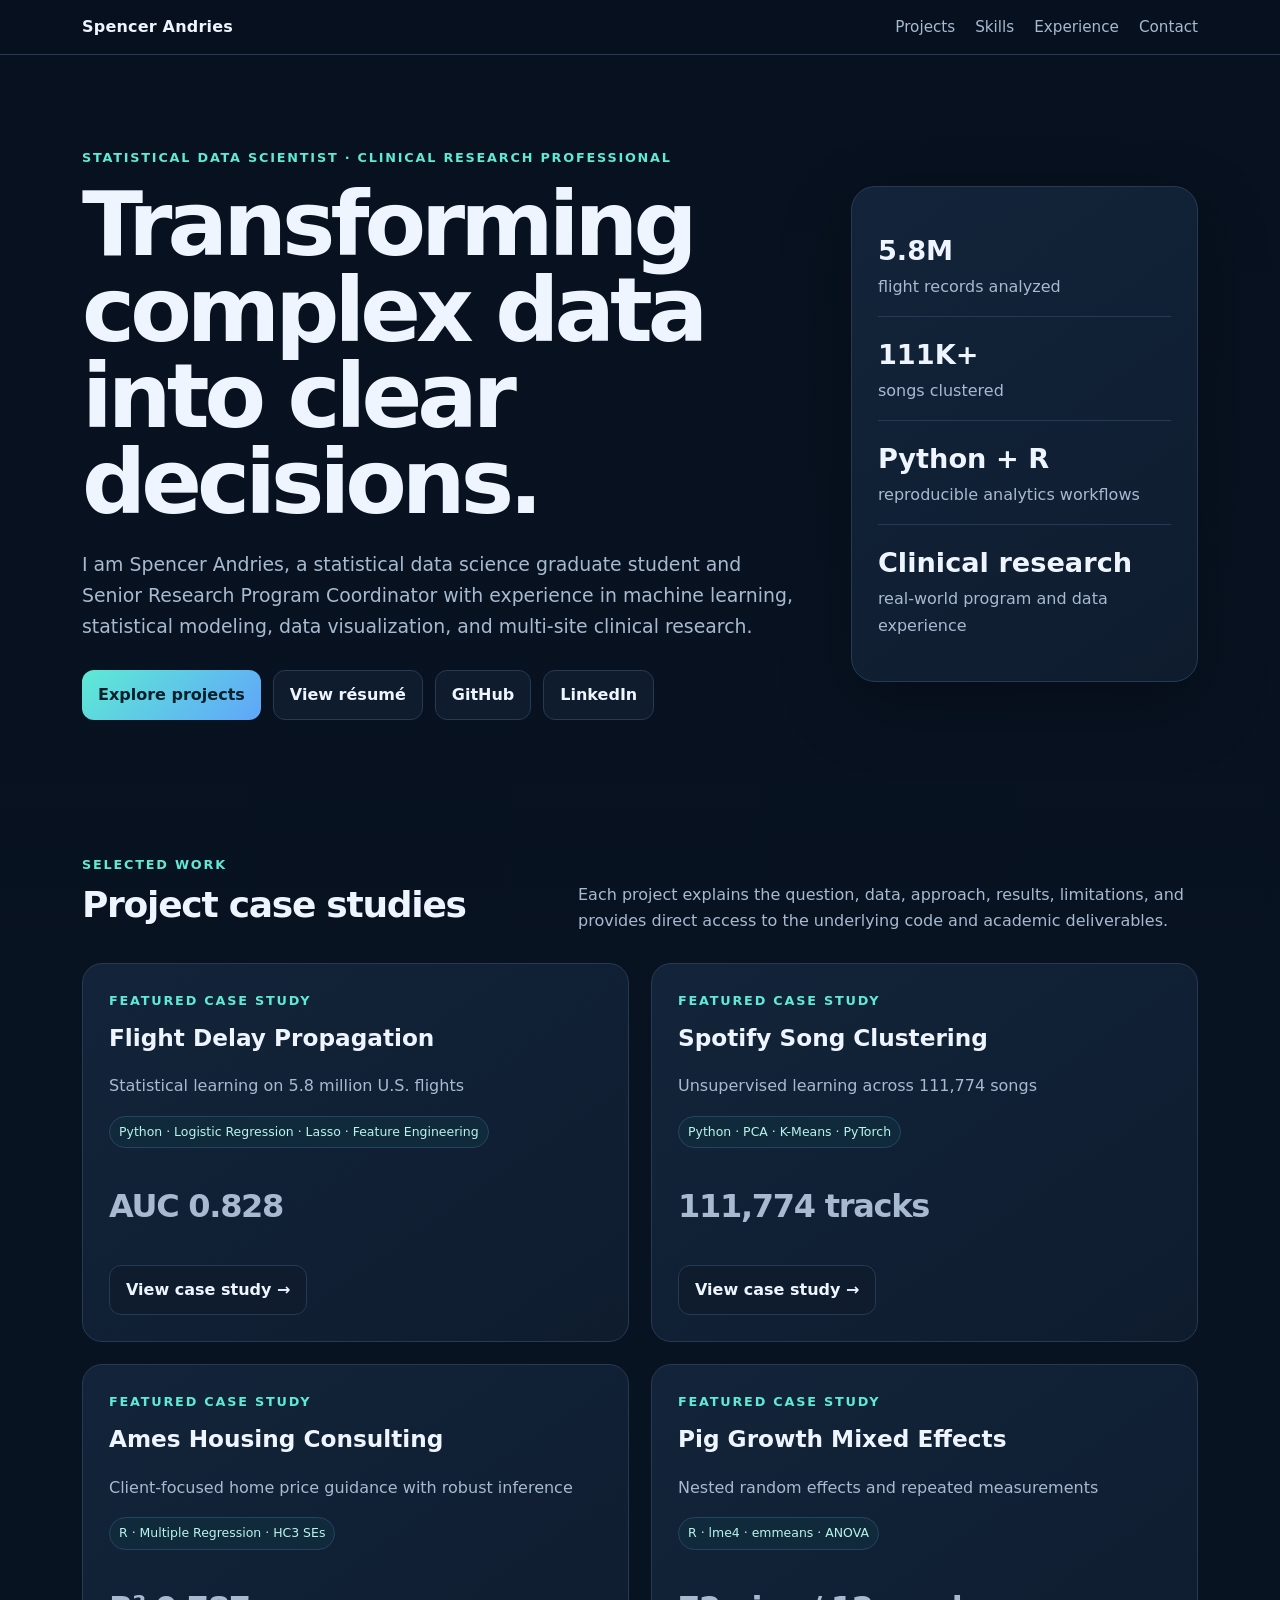
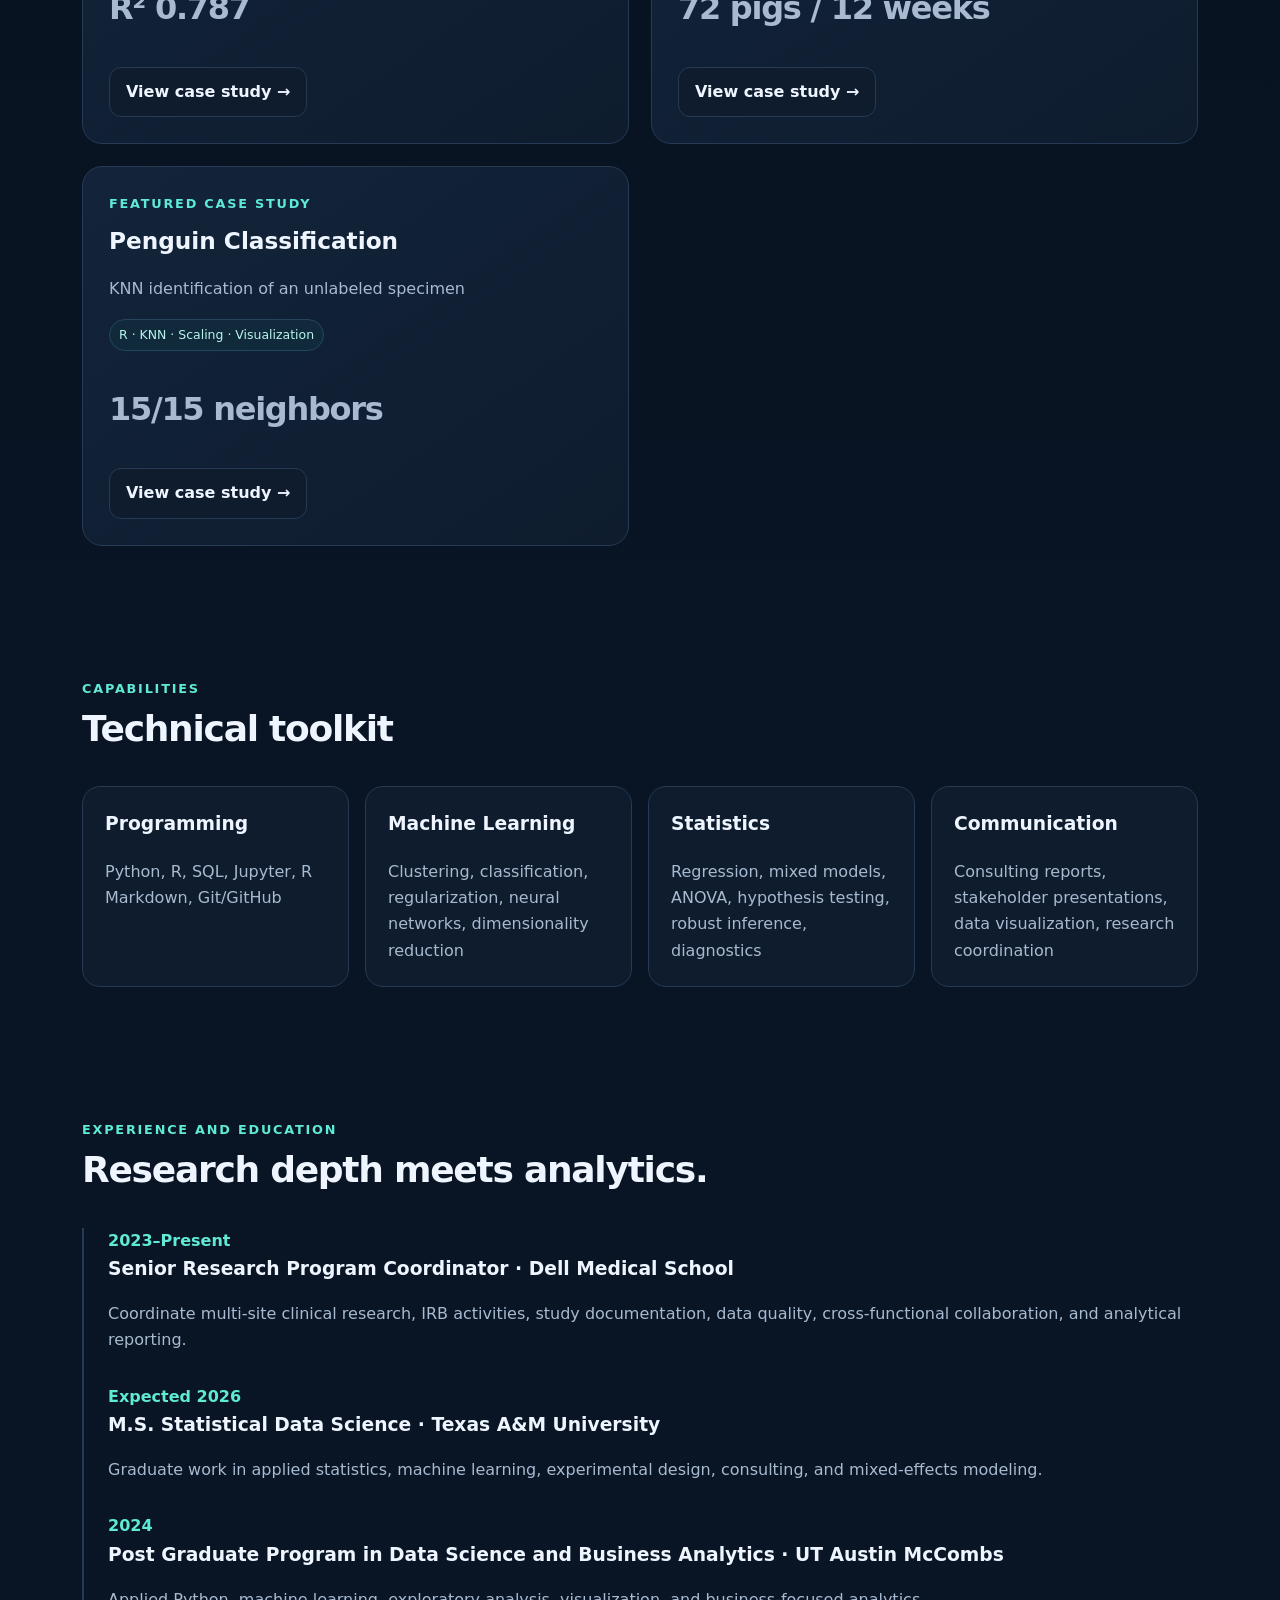
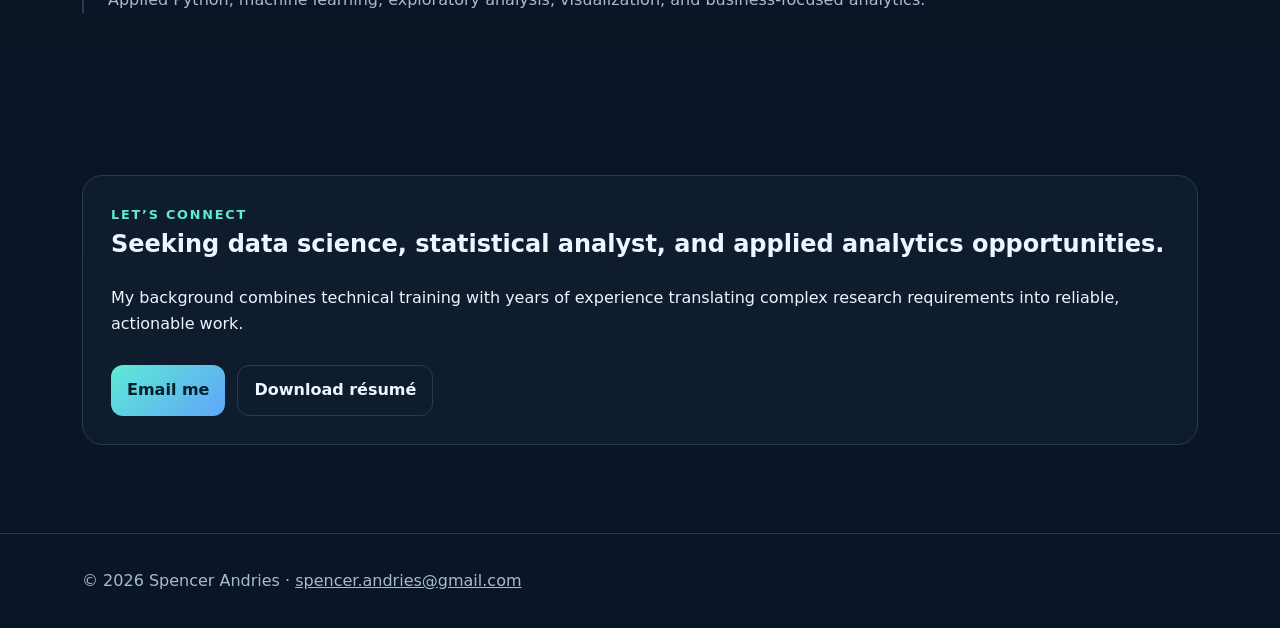
<file: index.html>
<!doctype html><html lang="en"><head><meta charset="utf-8"><meta name="viewport" content="width=device-width,initial-scale=1"><meta name="description" content="Data science portfolio of Spencer Andries"><title>Spencer Andries | Data Science Portfolio</title><link rel="stylesheet" href="assets/styles.css"></head><body><nav><div class="nav-inner"><a class="brand" href="index.html">Spencer Andries</a><div class="nav-links"><a href="index.html#projects">Projects</a><a href="index.html#skills">Skills</a><a href="index.html#experience">Experience</a><a class="keep" href="mailto:spencer.andries@gmail.com">Contact</a></div></div></nav><main><div class="container"><section class="hero"><div><div class="eyebrow">Statistical Data Scientist · Clinical Research Professional</div><h1>Transforming complex data into clear decisions.</h1><p>I am Spencer Andries, a statistical data science graduate student and Senior Research Program Coordinator with experience in machine learning, statistical modeling, data visualization, and multi-site clinical research.</p><div class="button-row"><a class="btn primary" href="#projects">Explore projects</a><a class="btn" href="Resume.pdf" target="_blank">View résumé</a><a class="btn" href="https://github.com/Klencer1" target="_blank" rel="noopener">GitHub</a><a class="btn" href="https://www.linkedin.com/in/spencer-andries" target="_blank" rel="noopener">LinkedIn</a></div></div><aside class="stat-panel"><div class="stat"><strong>5.8M</strong><span>flight records analyzed</span></div><div class="stat"><strong>111K+</strong><span>songs clustered</span></div><div class="stat"><strong>Python + R</strong><span>reproducible analytics workflows</span></div><div class="stat"><strong>Clinical research</strong><span>real-world program and data experience</span></div></aside></section>
<section id="projects"><div class="section-head"><div><div class="eyebrow">Selected work</div><h2>Project case studies</h2></div><p>Each project explains the question, data, approach, results, limitations, and provides direct access to the underlying code and academic deliverables.</p></div><div class="grid"><article class="card"><div class="eyebrow">Featured case study</div><h3>Flight Delay Propagation</h3><p>Statistical learning on 5.8 million U.S. flights</p><div class="tag-row"><span class="tag">Python · Logistic Regression · Lasso · Feature Engineering</span></div><p class="metric">AUC 0.828</p><a class="btn" href="projects/flight-delay/index.html">View case study →</a></article><article class="card"><div class="eyebrow">Featured case study</div><h3>Spotify Song Clustering</h3><p>Unsupervised learning across 111,774 songs</p><div class="tag-row"><span class="tag">Python · PCA · K-Means · PyTorch</span></div><p class="metric">111,774 tracks</p><a class="btn" href="projects/spotify/index.html">View case study →</a></article><article class="card"><div class="eyebrow">Featured case study</div><h3>Ames Housing Consulting</h3><p>Client-focused home price guidance with robust inference</p><div class="tag-row"><span class="tag">R · Multiple Regression · HC3 SEs</span></div><p class="metric">R² 0.787</p><a class="btn" href="projects/ames-housing/index.html">View case study →</a></article><article class="card"><div class="eyebrow">Featured case study</div><h3>Pig Growth Mixed Effects</h3><p>Nested random effects and repeated measurements</p><div class="tag-row"><span class="tag">R · lme4 · emmeans · ANOVA</span></div><p class="metric">72 pigs / 12 weeks</p><a class="btn" href="projects/mixed-effects/index.html">View case study →</a></article><article class="card"><div class="eyebrow">Featured case study</div><h3>Penguin Classification</h3><p>KNN identification of an unlabeled specimen</p><div class="tag-row"><span class="tag">R · KNN · Scaling · Visualization</span></div><p class="metric">15/15 neighbors</p><a class="btn" href="projects/penguin-classification/index.html">View case study →</a></article></div></section>
<section id="skills"><div class="section-head"><div><div class="eyebrow">Capabilities</div><h2>Technical toolkit</h2></div></div><div class="skills"><div class="skill-group"><h3>Programming</h3><p>Python, R, SQL, Jupyter, R Markdown, Git/GitHub</p></div><div class="skill-group"><h3>Machine Learning</h3><p>Clustering, classification, regularization, neural networks, dimensionality reduction</p></div><div class="skill-group"><h3>Statistics</h3><p>Regression, mixed models, ANOVA, hypothesis testing, robust inference, diagnostics</p></div><div class="skill-group"><h3>Communication</h3><p>Consulting reports, stakeholder presentations, data visualization, research coordination</p></div></div></section>
<section id="experience"><div class="section-head"><div><div class="eyebrow">Experience and education</div><h2>Research depth meets analytics.</h2></div></div><div class="timeline"><div class="timeline-item"><div class="meta">2023–Present</div><h3>Senior Research Program Coordinator · Dell Medical School</h3><p>Coordinate multi-site clinical research, IRB activities, study documentation, data quality, cross-functional collaboration, and analytical reporting.</p></div><div class="timeline-item"><div class="meta">Expected 2026</div><h3>M.S. Statistical Data Science · Texas A&M University</h3><p>Graduate work in applied statistics, machine learning, experimental design, consulting, and mixed-effects modeling.</p></div><div class="timeline-item"><div class="meta">2024</div><h3>Post Graduate Program in Data Science and Business Analytics · UT Austin McCombs</h3><p>Applied Python, machine learning, exploratory analysis, visualization, and business-focused analytics.</p></div></div></section>
<section><div class="content-card"><div class="eyebrow">Let’s connect</div><h2>Seeking data science, statistical analyst, and applied analytics opportunities.</h2><p>My background combines technical training with years of experience translating complex research requirements into reliable, actionable work.</p><div class="button-row"><a class="btn primary" href="mailto:spencer.andries@gmail.com">Email me</a><a class="btn" href="Resume.pdf" target="_blank">Download résumé</a></div></div></section></div></main><footer><div class="container">© 2026 Spencer Andries · <a href="mailto:spencer.andries@gmail.com">spencer.andries@gmail.com</a></div></footer><script src="assets/script.js"></script></body></html>
</file>
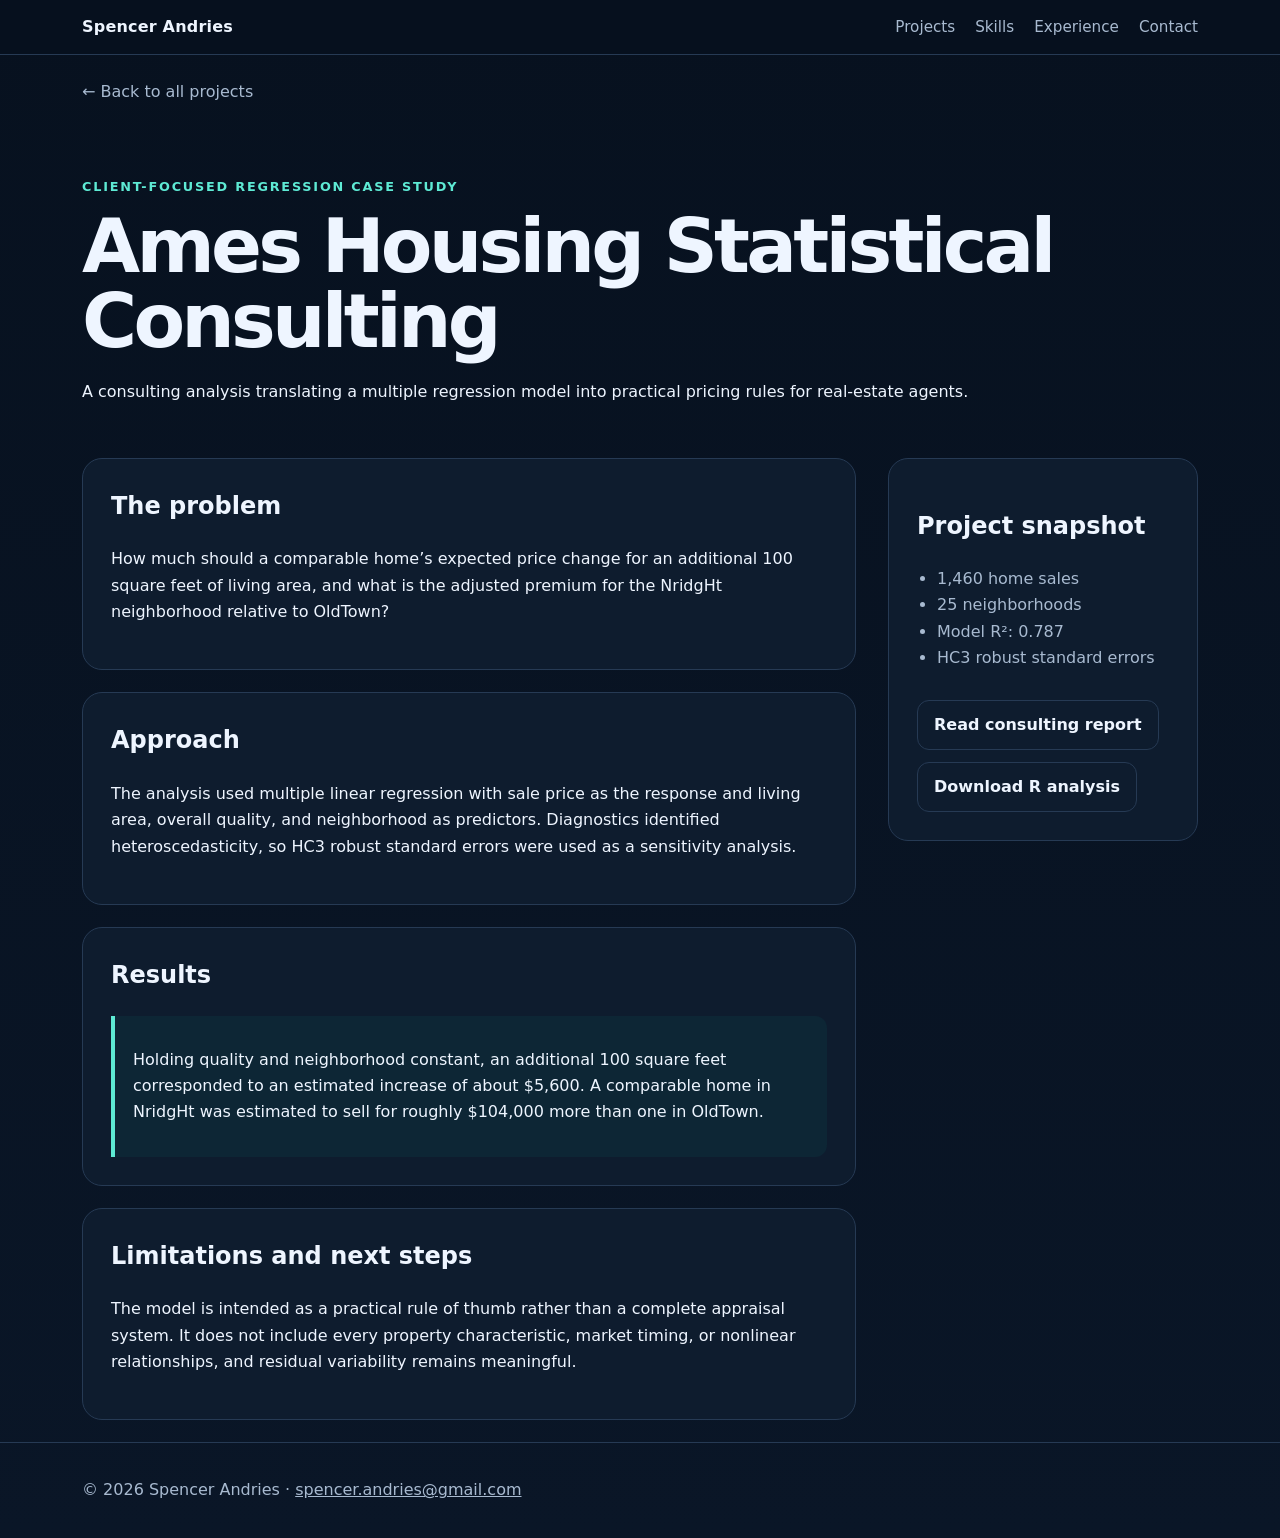
<file: projects/ames-housing/index.html>
<!doctype html><html lang="en"><head><meta charset="utf-8"><meta name="viewport" content="width=device-width,initial-scale=1"><meta name="description" content="Data science portfolio of Spencer Andries"><title>Ames Housing Statistical Consulting | Spencer Andries</title><link rel="stylesheet" href="../../assets/styles.css"></head><body><nav><div class="nav-inner"><a class="brand" href="../../index.html">Spencer Andries</a><div class="nav-links"><a href="../../index.html#projects">Projects</a><a href="../../index.html#skills">Skills</a><a href="../../index.html#experience">Experience</a><a class="keep" href="mailto:spencer.andries@gmail.com">Contact</a></div></div></nav><main><div class="container"><a class="back" href="../../index.html#projects">← Back to all projects</a><section class="project-hero"><div class="eyebrow">Client-focused regression case study</div><h1>Ames Housing Statistical Consulting</h1><p>A consulting analysis translating a multiple regression model into practical pricing rules for real-estate agents.</p></section><div class="project-layout"><div><article class="content-card"><h2>The problem</h2><p>How much should a comparable home’s expected price change for an additional 100 square feet of living area, and what is the adjusted premium for the NridgHt neighborhood relative to OldTown?</p></article><article class="content-card"><h2>Approach</h2><p>The analysis used multiple linear regression with sale price as the response and living area, overall quality, and neighborhood as predictors. Diagnostics identified heteroscedasticity, so HC3 robust standard errors were used as a sensitivity analysis.</p></article><article class="content-card"><h2>Results</h2><div class="callout"><p>Holding quality and neighborhood constant, an additional 100 square feet corresponded to an estimated increase of about $5,600. A comparable home in NridgHt was estimated to sell for roughly $104,000 more than one in OldTown.</p></div></article><article class="content-card"><h2>Limitations and next steps</h2><p>The model is intended as a practical rule of thumb rather than a complete appraisal system. It does not include every property characteristic, market timing, or nonlinear relationships, and residual variability remains meaningful.</p></article></div><aside><div class="side-card"><h2>Project snapshot</h2><ul class="key-list"><li>1,460 home sales</li><li>25 neighborhoods</li><li>Model R²: 0.787</li><li>HC3 robust standard errors</li></ul><div class="project-links"><a class="btn" href="ames-housing-consulting-report.pdf" target="_blank">Read consulting report</a><a class="btn" href="ames-housing-analysis.R" target="_blank">Download R analysis</a></div></div></aside></div></div></main><footer><div class="container">© 2026 Spencer Andries · <a href="mailto:spencer.andries@gmail.com">spencer.andries@gmail.com</a></div></footer><script src="../../assets/script.js"></script></body></html>
</file>
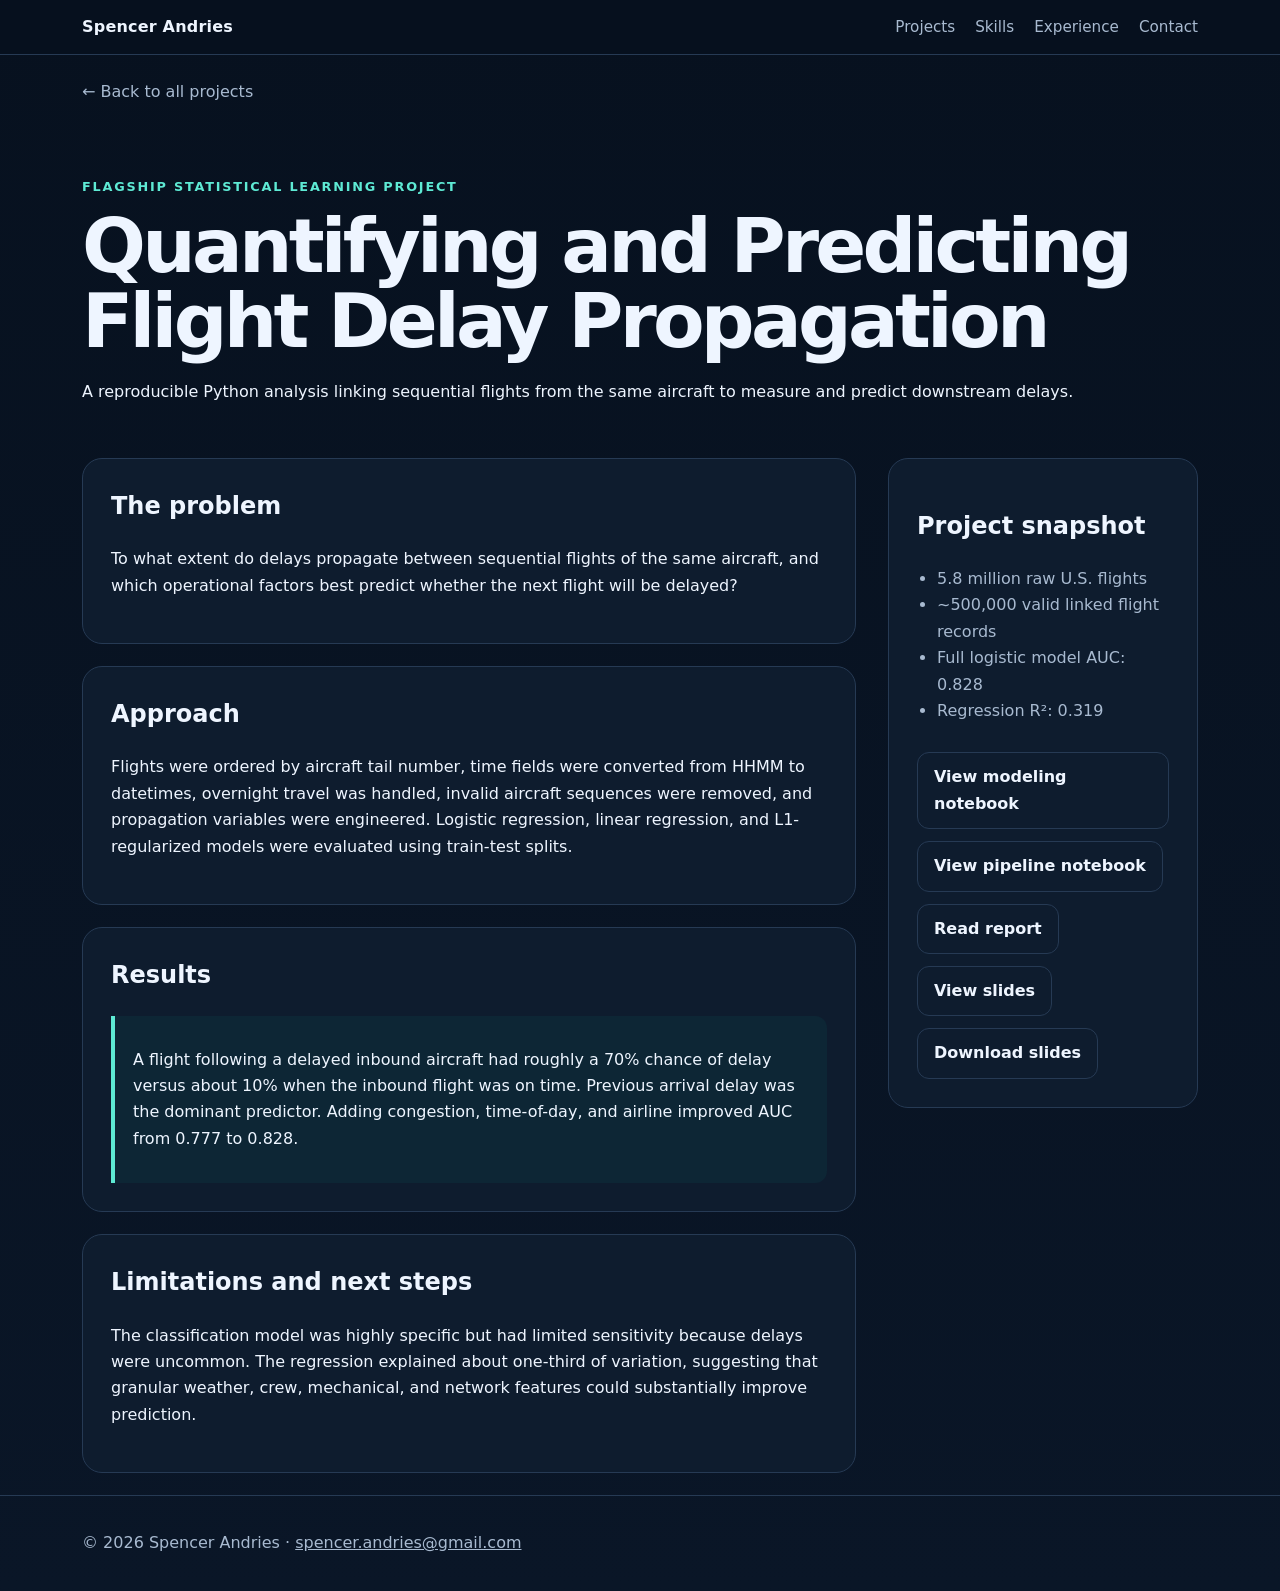
<file: projects/flight-delay/index.html>
<!doctype html><html lang="en"><head><meta charset="utf-8"><meta name="viewport" content="width=device-width,initial-scale=1"><meta name="description" content="Data science portfolio of Spencer Andries"><title>Quantifying and Predicting Flight Delay Propagation | Spencer Andries</title><link rel="stylesheet" href="../../assets/styles.css"></head><body><nav><div class="nav-inner"><a class="brand" href="../../index.html">Spencer Andries</a><div class="nav-links"><a href="../../index.html#projects">Projects</a><a href="../../index.html#skills">Skills</a><a href="../../index.html#experience">Experience</a><a class="keep" href="mailto:spencer.andries@gmail.com">Contact</a></div></div></nav><main><div class="container"><a class="back" href="../../index.html#projects">← Back to all projects</a><section class="project-hero"><div class="eyebrow">Flagship statistical learning project</div><h1>Quantifying and Predicting Flight Delay Propagation</h1><p>A reproducible Python analysis linking sequential flights from the same aircraft to measure and predict downstream delays.</p></section><div class="project-layout"><div><article class="content-card"><h2>The problem</h2><p>To what extent do delays propagate between sequential flights of the same aircraft, and which operational factors best predict whether the next flight will be delayed?</p></article><article class="content-card"><h2>Approach</h2><p>Flights were ordered by aircraft tail number, time fields were converted from HHMM to datetimes, overnight travel was handled, invalid aircraft sequences were removed, and propagation variables were engineered. Logistic regression, linear regression, and L1-regularized models were evaluated using train-test splits.</p></article><article class="content-card"><h2>Results</h2><div class="callout"><p>A flight following a delayed inbound aircraft had roughly a 70% chance of delay versus about 10% when the inbound flight was on time. Previous arrival delay was the dominant predictor. Adding congestion, time-of-day, and airline improved AUC from 0.777 to 0.828.</p></div></article><article class="content-card"><h2>Limitations and next steps</h2><p>The classification model was highly specific but had limited sensitivity because delays were uncommon. The regression explained about one-third of variation, suggesting that granular weather, crew, mechanical, and network features could substantially improve prediction.</p></article></div><aside><div class="side-card"><h2>Project snapshot</h2><ul class="key-list"><li>5.8 million raw U.S. flights</li><li>~500,000 valid linked flight records</li><li>Full logistic model AUC: 0.828</li><li>Regression R²: 0.319</li></ul><div class="project-links"><a class="btn" href="flight-delay-modeling.html" target="_blank">View modeling notebook</a><a class="btn" href="flight-delay-pipeline.html" target="_blank">View pipeline notebook</a><a class="btn" href="flight-delay-report.pdf" target="_blank">Read report</a><a class="btn" href="flight-delay-slides.pdf" target="_blank">View slides</a><a class="btn" href="flight-delay-slides.pptx" target="_blank">Download slides</a></div></div></aside></div></div></main><footer><div class="container">© 2026 Spencer Andries · <a href="mailto:spencer.andries@gmail.com">spencer.andries@gmail.com</a></div></footer><script src="../../assets/script.js"></script></body></html>
</file>
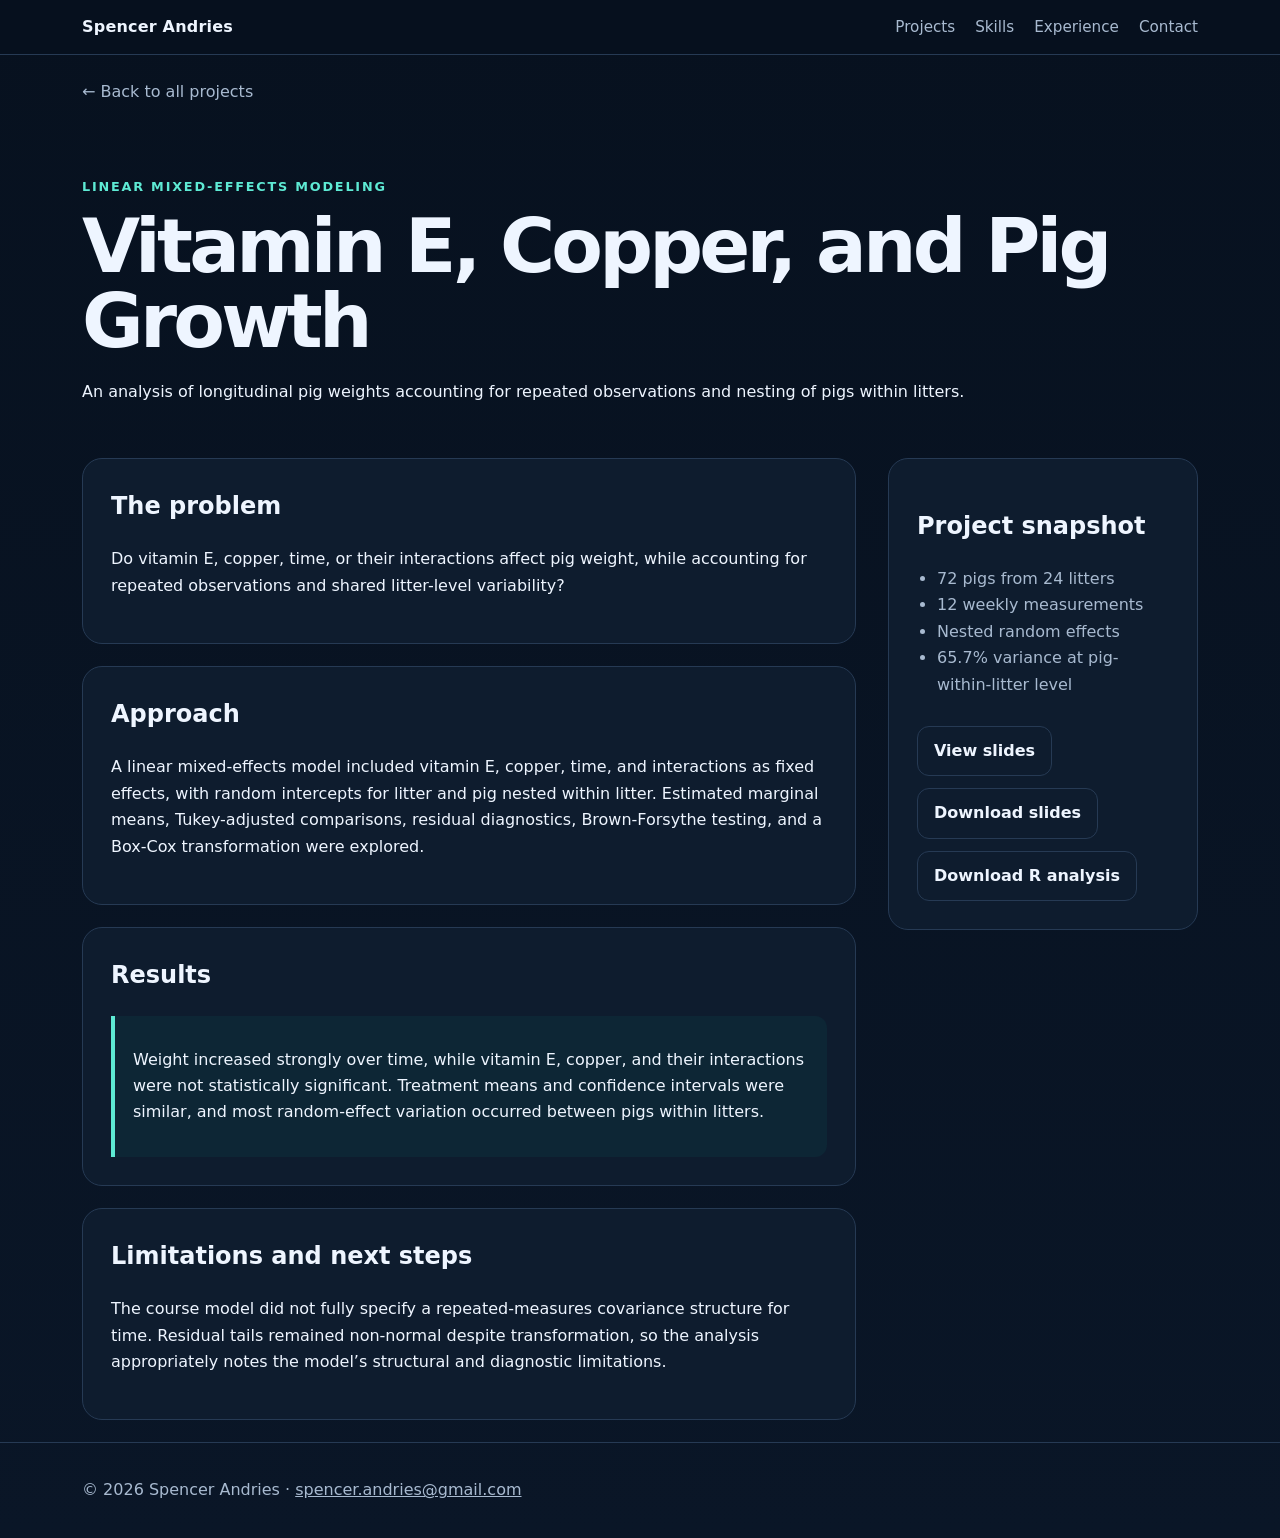
<file: projects/mixed-effects/index.html>
<!doctype html><html lang="en"><head><meta charset="utf-8"><meta name="viewport" content="width=device-width,initial-scale=1"><meta name="description" content="Data science portfolio of Spencer Andries"><title>Vitamin E, Copper, and Pig Growth | Spencer Andries</title><link rel="stylesheet" href="../../assets/styles.css"></head><body><nav><div class="nav-inner"><a class="brand" href="../../index.html">Spencer Andries</a><div class="nav-links"><a href="../../index.html#projects">Projects</a><a href="../../index.html#skills">Skills</a><a href="../../index.html#experience">Experience</a><a class="keep" href="mailto:spencer.andries@gmail.com">Contact</a></div></div></nav><main><div class="container"><a class="back" href="../../index.html#projects">← Back to all projects</a><section class="project-hero"><div class="eyebrow">Linear mixed-effects modeling</div><h1>Vitamin E, Copper, and Pig Growth</h1><p>An analysis of longitudinal pig weights accounting for repeated observations and nesting of pigs within litters.</p></section><div class="project-layout"><div><article class="content-card"><h2>The problem</h2><p>Do vitamin E, copper, time, or their interactions affect pig weight, while accounting for repeated observations and shared litter-level variability?</p></article><article class="content-card"><h2>Approach</h2><p>A linear mixed-effects model included vitamin E, copper, time, and interactions as fixed effects, with random intercepts for litter and pig nested within litter. Estimated marginal means, Tukey-adjusted comparisons, residual diagnostics, Brown-Forsythe testing, and a Box-Cox transformation were explored.</p></article><article class="content-card"><h2>Results</h2><div class="callout"><p>Weight increased strongly over time, while vitamin E, copper, and their interactions were not statistically significant. Treatment means and confidence intervals were similar, and most random-effect variation occurred between pigs within litters.</p></div></article><article class="content-card"><h2>Limitations and next steps</h2><p>The course model did not fully specify a repeated-measures covariance structure for time. Residual tails remained non-normal despite transformation, so the analysis appropriately notes the model’s structural and diagnostic limitations.</p></article></div><aside><div class="side-card"><h2>Project snapshot</h2><ul class="key-list"><li>72 pigs from 24 litters</li><li>12 weekly measurements</li><li>Nested random effects</li><li>65.7% variance at pig-within-litter level</li></ul><div class="project-links"><a class="btn" href="mixed-effects-slides.pdf" target="_blank">View slides</a><a class="btn" href="mixed-effects-slides.pptx" target="_blank">Download slides</a><a class="btn" href="mixed-effects-analysis.R" target="_blank">Download R analysis</a></div></div></aside></div></div></main><footer><div class="container">© 2026 Spencer Andries · <a href="mailto:spencer.andries@gmail.com">spencer.andries@gmail.com</a></div></footer><script src="../../assets/script.js"></script></body></html>
</file>
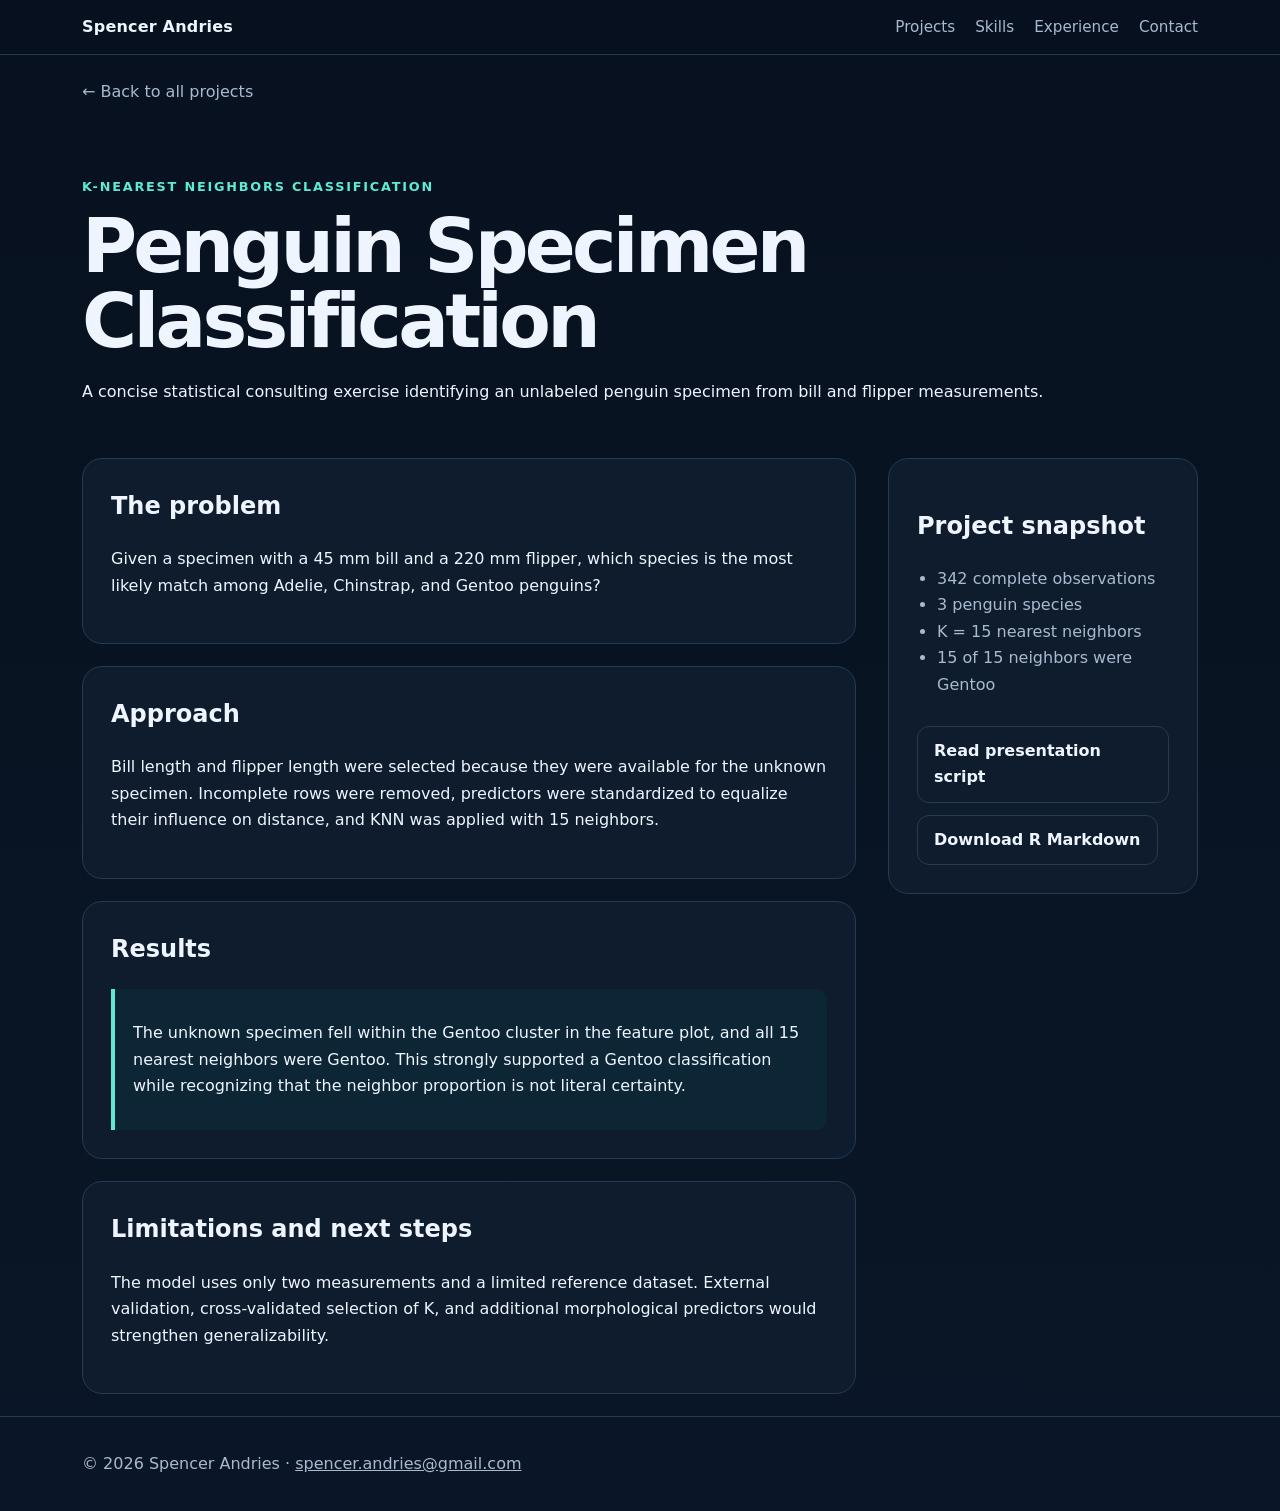
<file: projects/penguin-classification/index.html>
<!doctype html><html lang="en"><head><meta charset="utf-8"><meta name="viewport" content="width=device-width,initial-scale=1"><meta name="description" content="Data science portfolio of Spencer Andries"><title>Penguin Specimen Classification | Spencer Andries</title><link rel="stylesheet" href="../../assets/styles.css"></head><body><nav><div class="nav-inner"><a class="brand" href="../../index.html">Spencer Andries</a><div class="nav-links"><a href="../../index.html#projects">Projects</a><a href="../../index.html#skills">Skills</a><a href="../../index.html#experience">Experience</a><a class="keep" href="mailto:spencer.andries@gmail.com">Contact</a></div></div></nav><main><div class="container"><a class="back" href="../../index.html#projects">← Back to all projects</a><section class="project-hero"><div class="eyebrow">K-nearest neighbors classification</div><h1>Penguin Specimen Classification</h1><p>A concise statistical consulting exercise identifying an unlabeled penguin specimen from bill and flipper measurements.</p></section><div class="project-layout"><div><article class="content-card"><h2>The problem</h2><p>Given a specimen with a 45 mm bill and a 220 mm flipper, which species is the most likely match among Adelie, Chinstrap, and Gentoo penguins?</p></article><article class="content-card"><h2>Approach</h2><p>Bill length and flipper length were selected because they were available for the unknown specimen. Incomplete rows were removed, predictors were standardized to equalize their influence on distance, and KNN was applied with 15 neighbors.</p></article><article class="content-card"><h2>Results</h2><div class="callout"><p>The unknown specimen fell within the Gentoo cluster in the feature plot, and all 15 nearest neighbors were Gentoo. This strongly supported a Gentoo classification while recognizing that the neighbor proportion is not literal certainty.</p></div></article><article class="content-card"><h2>Limitations and next steps</h2><p>The model uses only two measurements and a limited reference dataset. External validation, cross-validated selection of K, and additional morphological predictors would strengthen generalizability.</p></article></div><aside><div class="side-card"><h2>Project snapshot</h2><ul class="key-list"><li>342 complete observations</li><li>3 penguin species</li><li>K = 15 nearest neighbors</li><li>15 of 15 neighbors were Gentoo</li></ul><div class="project-links"><a class="btn" href="penguin-project-script.pdf" target="_blank">Read presentation script</a><a class="btn" href="penguin-classification.Rmd" target="_blank">Download R Markdown</a></div></div></aside></div></div></main><footer><div class="container">© 2026 Spencer Andries · <a href="mailto:spencer.andries@gmail.com">spencer.andries@gmail.com</a></div></footer><script src="../../assets/script.js"></script></body></html>
</file>
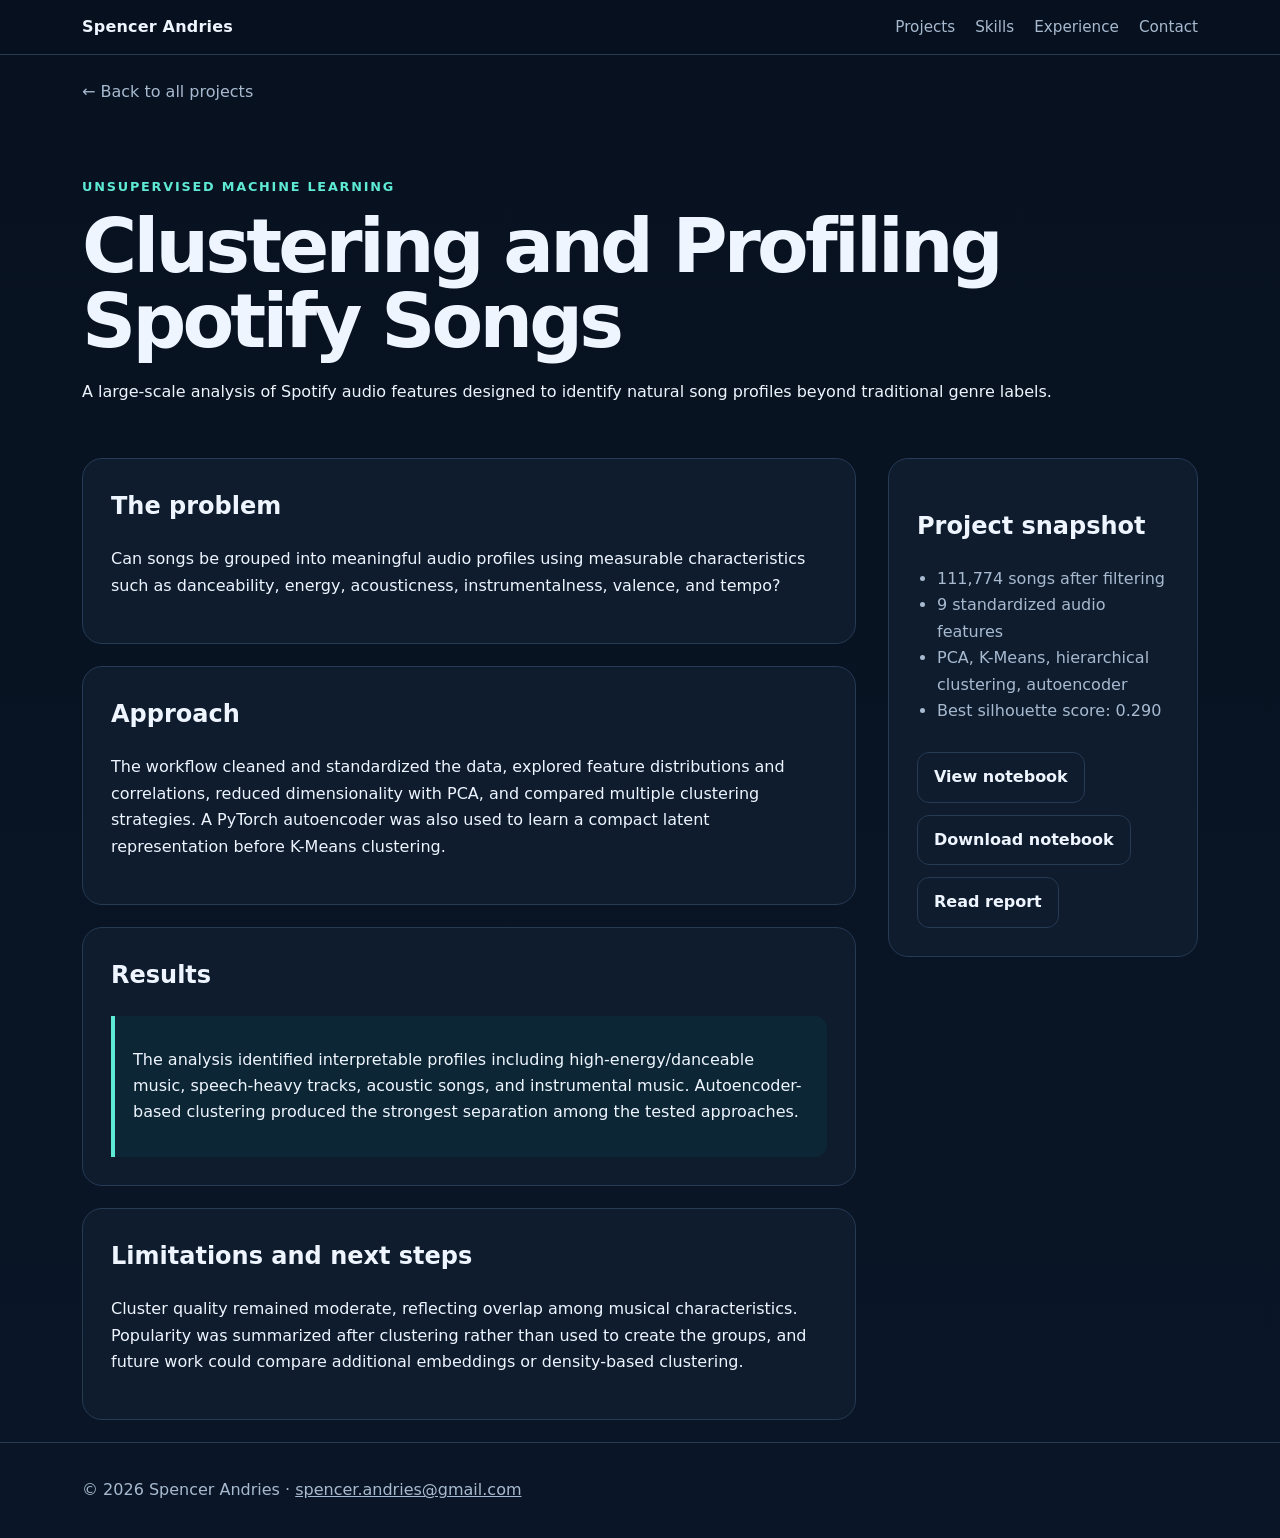
<file: projects/spotify/index.html>
<!doctype html><html lang="en"><head><meta charset="utf-8"><meta name="viewport" content="width=device-width,initial-scale=1"><meta name="description" content="Data science portfolio of Spencer Andries"><title>Clustering and Profiling Spotify Songs | Spencer Andries</title><link rel="stylesheet" href="../../assets/styles.css"></head><body><nav><div class="nav-inner"><a class="brand" href="../../index.html">Spencer Andries</a><div class="nav-links"><a href="../../index.html#projects">Projects</a><a href="../../index.html#skills">Skills</a><a href="../../index.html#experience">Experience</a><a class="keep" href="mailto:spencer.andries@gmail.com">Contact</a></div></div></nav><main><div class="container"><a class="back" href="../../index.html#projects">← Back to all projects</a><section class="project-hero"><div class="eyebrow">Unsupervised machine learning</div><h1>Clustering and Profiling Spotify Songs</h1><p>A large-scale analysis of Spotify audio features designed to identify natural song profiles beyond traditional genre labels.</p></section><div class="project-layout"><div><article class="content-card"><h2>The problem</h2><p>Can songs be grouped into meaningful audio profiles using measurable characteristics such as danceability, energy, acousticness, instrumentalness, valence, and tempo?</p></article><article class="content-card"><h2>Approach</h2><p>The workflow cleaned and standardized the data, explored feature distributions and correlations, reduced dimensionality with PCA, and compared multiple clustering strategies. A PyTorch autoencoder was also used to learn a compact latent representation before K-Means clustering.</p></article><article class="content-card"><h2>Results</h2><div class="callout"><p>The analysis identified interpretable profiles including high-energy/danceable music, speech-heavy tracks, acoustic songs, and instrumental music. Autoencoder-based clustering produced the strongest separation among the tested approaches.</p></div></article><article class="content-card"><h2>Limitations and next steps</h2><p>Cluster quality remained moderate, reflecting overlap among musical characteristics. Popularity was summarized after clustering rather than used to create the groups, and future work could compare additional embeddings or density-based clustering.</p></article></div><aside><div class="side-card"><h2>Project snapshot</h2><ul class="key-list"><li>111,774 songs after filtering</li><li>9 standardized audio features</li><li>PCA, K-Means, hierarchical clustering, autoencoder</li><li>Best silhouette score: 0.290</li></ul><div class="project-links"><a class="btn" href="spotify-analysis.html" target="_blank">View notebook</a><a class="btn" href="spotify-analysis.ipynb" target="_blank">Download notebook</a><a class="btn" href="spotify-project-report.pdf" target="_blank">Read report</a></div></div></aside></div></div></main><footer><div class="container">© 2026 Spencer Andries · <a href="mailto:spencer.andries@gmail.com">spencer.andries@gmail.com</a></div></footer><script src="../../assets/script.js"></script></body></html>
</file>
<file: assets/styles.css>
:root{--bg:#07111f;--panel:#0e1c2e;--panel2:#13243a;--text:#eef5ff;--muted:#a8bad0;--accent:#5eead4;--accent2:#60a5fa;--line:#263a54;--max:1160px}*{box-sizing:border-box}html{scroll-behavior:smooth}body{margin:0;font-family:Inter,ui-sans-serif,system-ui,-apple-system,BlinkMacSystemFont,"Segoe UI",sans-serif;background:linear-gradient(180deg,#07111f 0%,#0a1627 100%);color:var(--text);line-height:1.65}a{color:inherit}nav{position:sticky;top:0;z-index:20;background:rgba(7,17,31,.9);backdrop-filter:blur(14px);border-bottom:1px solid var(--line)}.nav-inner{max-width:var(--max);margin:auto;padding:14px 22px;display:flex;align-items:center;justify-content:space-between}.brand{font-weight:800;text-decoration:none;letter-spacing:.2px}.nav-links{display:flex;gap:20px;align-items:center}.nav-links a{text-decoration:none;color:var(--muted);font-size:.95rem}.nav-links a:hover{color:var(--text)}.container{max-width:var(--max);margin:auto;padding:0 22px}.hero{padding:92px 0 68px;display:grid;grid-template-columns:1.35fr .65fr;gap:48px;align-items:center}.eyebrow{color:var(--accent);font-weight:800;text-transform:uppercase;letter-spacing:.14em;font-size:.8rem}.hero h1{font-size:clamp(2.8rem,7vw,5.6rem);line-height:.96;margin:12px 0 24px;letter-spacing:-.055em}.hero p{font-size:1.18rem;color:var(--muted);max-width:720px}.button-row,.project-links{display:flex;flex-wrap:wrap;gap:12px;margin-top:28px}.btn{display:inline-flex;align-items:center;justify-content:center;padding:11px 16px;border-radius:12px;text-decoration:none;font-weight:750;border:1px solid var(--line);background:var(--panel)}.btn.primary{background:linear-gradient(135deg,var(--accent),var(--accent2));color:#04202a;border:0}.btn:hover{transform:translateY(-1px)}.stat-panel{background:linear-gradient(145deg,var(--panel2),var(--panel));border:1px solid var(--line);border-radius:24px;padding:26px;box-shadow:0 24px 70px rgba(0,0,0,.25)}.stat{padding:16px 0;border-bottom:1px solid var(--line)}.stat:last-child{border:0}.stat strong{font-size:1.7rem;display:block}.stat span{color:var(--muted)}section{padding:66px 0}.section-head{display:flex;justify-content:space-between;gap:24px;align-items:end;margin-bottom:28px}.section-head h2{font-size:2.25rem;margin:0;letter-spacing:-.035em}.section-head p{max-width:620px;color:var(--muted);margin:0}.grid{display:grid;grid-template-columns:repeat(2,minmax(0,1fr));gap:22px}.card{background:linear-gradient(145deg,var(--panel2),var(--panel));border:1px solid var(--line);border-radius:20px;padding:26px;transition:.2s ease}.card:hover{transform:translateY(-4px);border-color:#3f5f80}.card h3{font-size:1.45rem;margin:8px 0 10px}.card p{color:var(--muted)}.tag-row{display:flex;flex-wrap:wrap;gap:8px}.tag{font-size:.78rem;padding:5px 9px;border-radius:999px;background:#102a3c;border:1px solid #23465c;color:#b8f4eb}.metric{font-size:2rem;font-weight:850;letter-spacing:-.04em}.skills{display:grid;grid-template-columns:repeat(4,1fr);gap:16px}.skill-group{background:var(--panel);border:1px solid var(--line);border-radius:18px;padding:22px}.skill-group h3{margin-top:0}.skill-group p{color:var(--muted);margin-bottom:0}.timeline{border-left:2px solid var(--line);padding-left:24px}.timeline-item{margin-bottom:30px}.timeline-item h3{margin:0}.timeline-item .meta{color:var(--accent);font-weight:700}.timeline-item p{color:var(--muted)}footer{border-top:1px solid var(--line);padding:34px 0;color:var(--muted)}.project-hero{padding:70px 0 36px}.project-hero h1{font-size:clamp(2.4rem,6vw,4.7rem);line-height:1;margin:12px 0 20px;letter-spacing:-.05em}.project-layout{display:grid;grid-template-columns:1fr 310px;gap:32px}.content-card,.side-card{background:var(--panel);border:1px solid var(--line);border-radius:20px;padding:28px;margin-bottom:22px}.content-card h2{margin-top:0}.side-card{position:sticky;top:90px}.key-list{padding-left:20px;color:var(--muted)}.callout{border-left:4px solid var(--accent);padding:15px 18px;background:#0d2635;border-radius:0 12px 12px 0}.back{display:inline-block;margin-top:24px;color:var(--muted);text-decoration:none}@media(max-width:850px){.hero,.project-layout{grid-template-columns:1fr}.grid{grid-template-columns:1fr}.skills{grid-template-columns:repeat(2,1fr)}.side-card{position:static}.nav-links a:not(.keep){display:none}}@media(max-width:520px){.skills{grid-template-columns:1fr}.hero{padding-top:62px}.section-head{display:block}.section-head p{margin-top:10px}}
</file>
